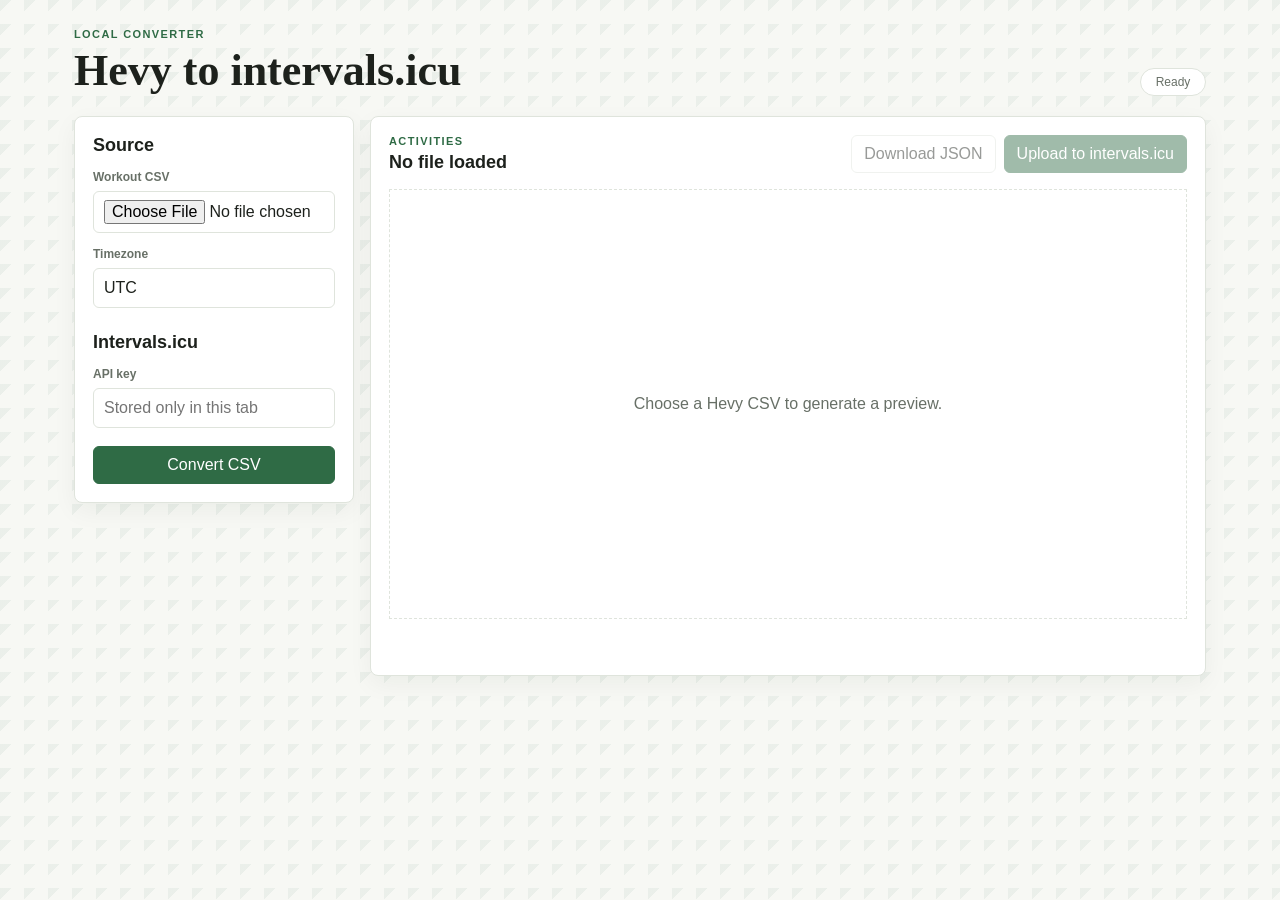
<file: index.html>
<!doctype html>
<html lang="en">
<head>
  <meta charset="utf-8">
  <meta name="viewport" content="width=device-width, initial-scale=1">
  <title>Hevy to intervals.icu</title>
  <link rel="stylesheet" href="styles.css">
</head>
<body>
  <main class="shell">
    <header class="topbar">
      <div>
        <p class="eyebrow">LOCAL CONVERTER</p>
        <h1>Hevy to intervals.icu</h1>
      </div>
      <span id="statusBadge" class="status-badge">Ready</span>
    </header>

    <section class="grid">
      <aside class="panel settings">
        <h2>Source</h2>
        <label class="field">
          <span>Workout CSV</span>
          <input id="csvFile" type="file" accept=".csv,text/csv">
        </label>

        <label class="field">
          <span>Timezone</span>
          <input id="timezone" type="text" list="timezoneList" placeholder="Browser timezone">
          <datalist id="timezoneList">
            <option value="Europe/London"></option>
            <option value="Europe/Paris"></option>
            <option value="America/New_York"></option>
            <option value="America/Los_Angeles"></option>
            <option value="UTC"></option>
          </datalist>
        </label>

        <h2>Intervals.icu</h2>
        <label class="field">
          <span>API key</span>
          <input id="apiKey" type="password" autocomplete="current-password" placeholder="Stored only in this tab">
        </label>

        <button id="convertButton" class="primary" type="button">Convert CSV</button>
      </aside>

      <section class="panel results">
        <div class="results-header">
          <div>
            <p class="eyebrow">ACTIVITIES</p>
            <h2 id="resultCount">No file loaded</h2>
          </div>
          <div class="actions">
            <button id="downloadButton" type="button" disabled>Download JSON</button>
            <button id="uploadButton" class="primary" type="button" disabled>Upload to intervals.icu</button>
          </div>
        </div>

        <div id="warnings" class="warnings" hidden></div>
        <div id="workoutList" class="workout-list">
          <div class="empty">Choose a Hevy CSV to generate a preview.</div>
        </div>
      </section>
    </section>
  </main>

  <dialog id="jsonDialog">
    <div class="dialog-header">
      <h2 id="dialogTitle">Activity JSON</h2>
      <button id="closeDialog" type="button" aria-label="Close">×</button>
    </div>
    <pre id="jsonPreview"></pre>
  </dialog>

  <script src="app.js"></script>
</body>
</html>
</file>
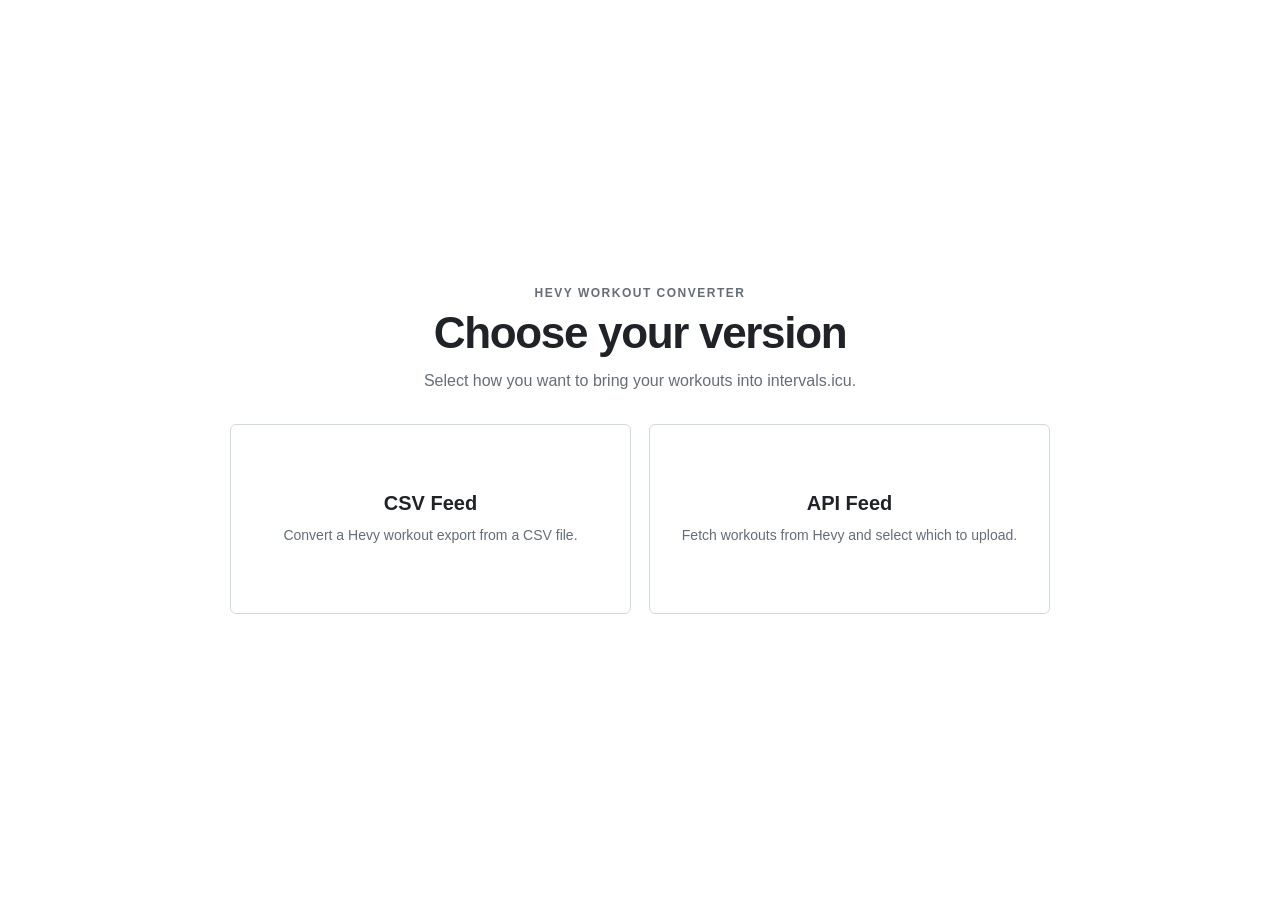
<file: wwwroot/index.html>
<!doctype html>
<html lang="en">
<head>
  <meta charset="utf-8">
  <meta name="viewport" content="width=device-width, initial-scale=1">
  <meta name="theme-color" content="#ffffff">
  <title>Hevy to intervals.icu</title>
  <style>
    :root {
      color-scheme: light;
      font-family: -apple-system, BlinkMacSystemFont, "Segoe UI", "Noto Sans", Helvetica, Arial, sans-serif;
      color: #1f2328;
      background: #ffffff;
    }

    * { box-sizing: border-box; }

    body {
      display: grid;
      min-width: 320px;
      min-height: 100vh;
      margin: 0;
      padding: 32px 20px;
      place-items: center;
      background: #ffffff;
    }

    main { width: min(820px, 100%); }
    .eyebrow {
      margin: 0 0 8px;
      color: #656d76;
      font-size: 12px;
      font-weight: 800;
      letter-spacing: 1.5px;
      text-align: center;
    }

    h1 {
      margin: 0;
      font-size: clamp(32px, 7vw, 44px);
      letter-spacing: -0.03em;
      text-align: center;
    }

    .intro {
      margin: 14px 0 34px;
      color: #656d76;
      font-size: 16px;
      text-align: center;
    }

    .choices { display: grid; grid-template-columns: repeat(2, minmax(0, 1fr)); gap: 18px; }
    .choice {
      display: grid;
      min-height: 190px;
      align-content: center;
      gap: 10px;
      border: 1px solid #d1d9e0;
      border-radius: 6px;
      background: #fff;
      color: inherit;
      padding: 28px;
      text-align: center;
      text-decoration: none;
      transition: background-color 140ms ease, border-color 140ms ease;
    }

    .choice:hover, .choice:focus-visible {
      border-color: #656d76;
      background: #f6f8fa;
    }

    .choice:focus-visible { outline: 2px solid #afb8c1; outline-offset: 2px; }
    .choice strong { font-size: 20px; }
    .choice span { color: #656d76; font-size: 14px; line-height: 1.5; }

    @media (max-width: 580px) {
      .choices { grid-template-columns: 1fr; }
      .choice { min-height: 150px; }
    }
  </style>
</head>
<body>
  <main>
    <p class="eyebrow">HEVY WORKOUT CONVERTER</p>
    <h1>Choose your version</h1>
    <p class="intro">Select how you want to bring your workouts into intervals.icu.</p>
    <nav class="choices" aria-label="Choose app version">
      <a class="choice" href="csvfeed/index.html">
        <strong>CSV Feed</strong>
        <span>Convert a Hevy workout export from a CSV file.</span>
      </a>
      <a class="choice" href="apifeed/index.html">
        <strong>API Feed</strong>
        <span>Fetch workouts from Hevy and select which to upload.</span>
      </a>
    </nav>
  </main>
</body>
</html>
</file>
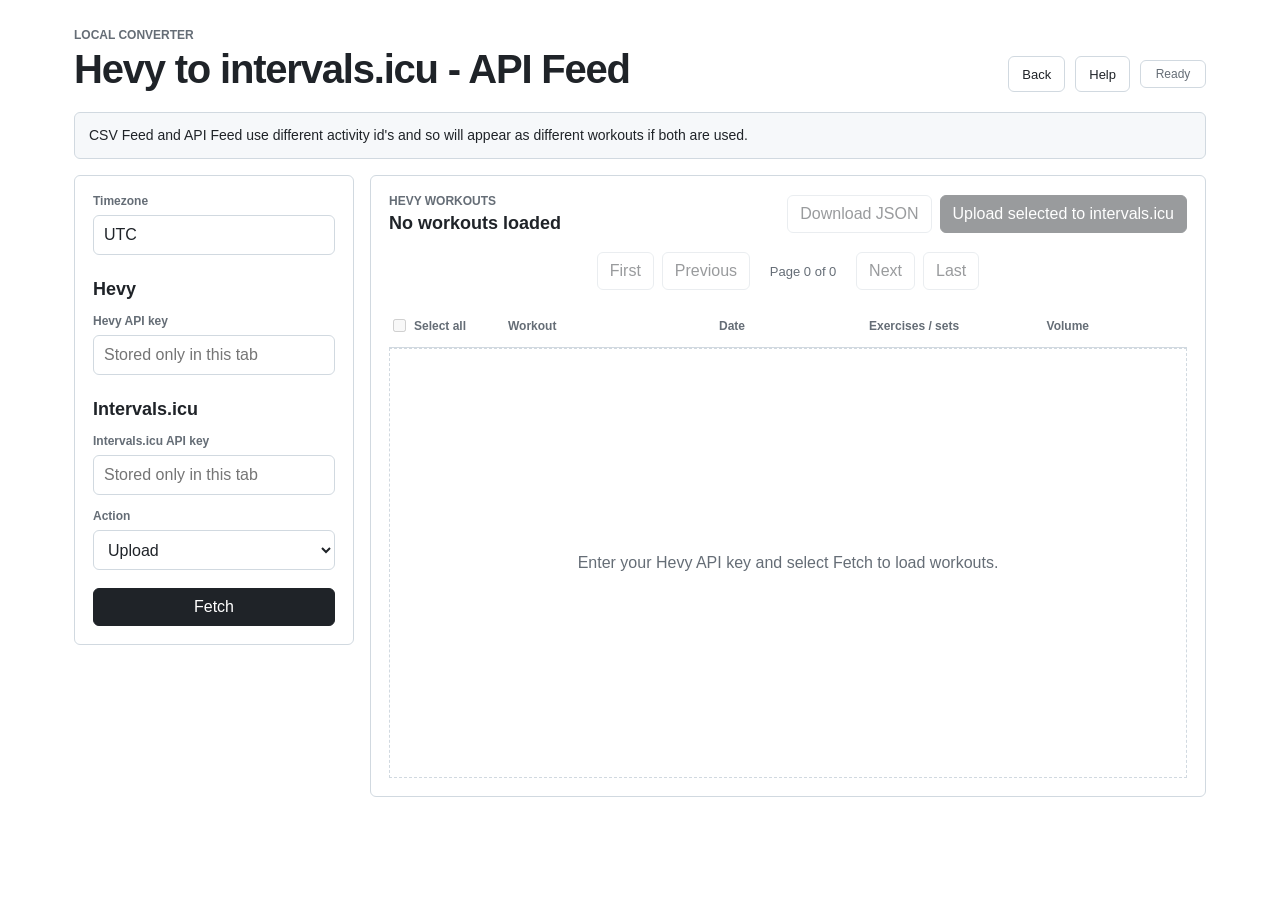
<file: wwwroot/apifeed/index.html>
<!doctype html>
<html lang="en">
<head>
  <meta charset="utf-8">
  <meta name="viewport" content="width=device-width, initial-scale=1">
  <title>Hevy to intervals.icu</title>
  <link rel="stylesheet" href="styles.css">
</head>
<body>
  <main class="shell">
    <header class="topbar">
      <div>
        <p class="eyebrow">LOCAL CONVERTER</p>
        <h1>Hevy to intervals.icu - API Feed</h1>
      </div>
      <div class="topbar-actions">
        <a class="back-link" href="../index.html">Back</a>
        <a class="back-link" href="help.html" target="_blank" rel="noopener noreferrer">Help</a>
        <span id="statusBadge" class="status-badge">Ready</span>
      </div>
    </header>

    <aside class="feed-notice" role="note">
      CSV Feed and API Feed use different activity id's and so will appear as different workouts if both are used.
    </aside>

    <section class="grid">
      <aside class="panel settings">
        <label class="field">
          <span>Timezone</span>
          <input id="timezone" type="text" list="timezoneList" placeholder="Browser timezone">
          <datalist id="timezoneList">
            <option value="Europe/London"></option>
            <option value="Europe/Paris"></option>
            <option value="America/New_York"></option>
            <option value="America/Los_Angeles"></option>
            <option value="UTC"></option>
          </datalist>
        </label>

        <h2>Hevy</h2>
        <label class="field">
          <span>Hevy API key</span>
          <input id="hevyApiKey" type="password" autocomplete="current-password" placeholder="Stored only in this tab">
        </label>

        <h2>Intervals.icu</h2>
        <label class="field">
          <span>Intervals.icu API key</span>
          <input id="intervalsApiKey" type="password" autocomplete="current-password" placeholder="Stored only in this tab">
        </label>

        <label class="field">
          <span>Action</span>
          <select id="actionSelect">
            <option value="upload">Upload</option>
            <option value="delete">Delete</option>
          </select>
        </label>

        <button id="fetchButton" class="primary" type="button">Fetch</button>
      </aside>

      <section class="panel results">
        <div class="results-header">
          <div>
            <p class="eyebrow">HEVY WORKOUTS</p>
            <h2 id="resultCount">No workouts loaded</h2>
          </div>
          <div class="actions">
            <button id="downloadButton" type="button" disabled>Download JSON</button>
            <button id="uploadButton" class="primary" type="button" disabled>Upload selected to intervals.icu</button>
          </div>
        </div>

        <div id="warnings" class="warnings" hidden></div>
        <nav class="pagination" aria-label="Workout pages">
          <button id="firstPageButton" type="button" disabled>First</button>
          <button id="previousPageButton" type="button" disabled>Previous</button>
          <span id="pageStatus" aria-live="polite">Page 0 of 0</span>
          <button id="nextPageButton" type="button" disabled>Next</button>
          <button id="lastPageButton" type="button" disabled>Last</button>
        </nav>
        <div class="workout-header workout-row">
          <label class="select-all">
            <input id="selectAllCheckbox" type="checkbox" disabled>
            <span>Select all</span>
          </label>
          <span>Workout</span>
          <span class="date">Date</span>
          <span class="sets">Exercises / sets</span>
          <span class="workout-number">Volume</span>
        </div>
        <div id="workoutList" class="workout-list">
          <div class="empty">Enter your Hevy API key and select Fetch to load workouts.</div>
        </div>
      </section>
    </section>
  </main>

  <dialog id="jsonDialog">
    <div class="dialog-header">
      <h2 id="dialogTitle">Activity JSON</h2>
      <button id="closeDialog" type="button" aria-label="Close">×</button>
    </div>
    <pre id="jsonPreview"></pre>
  </dialog>

  <dialog id="uploadErrorDialog">
    <div class="dialog-header">
      <h2 id="uploadErrorTitle">Action failed</h2>
      <button id="closeUploadErrorDialog" type="button" aria-label="Close">×</button>
    </div>
    <p id="uploadErrorMessage" role="alert"></p>
    <div class="dialog-actions">
      <button id="showUploadErrorJsonButton" type="button" hidden>Show response JSON</button>
    </div>
  </dialog>

  <script src="app.js"></script>
</body>
</html>
</file>
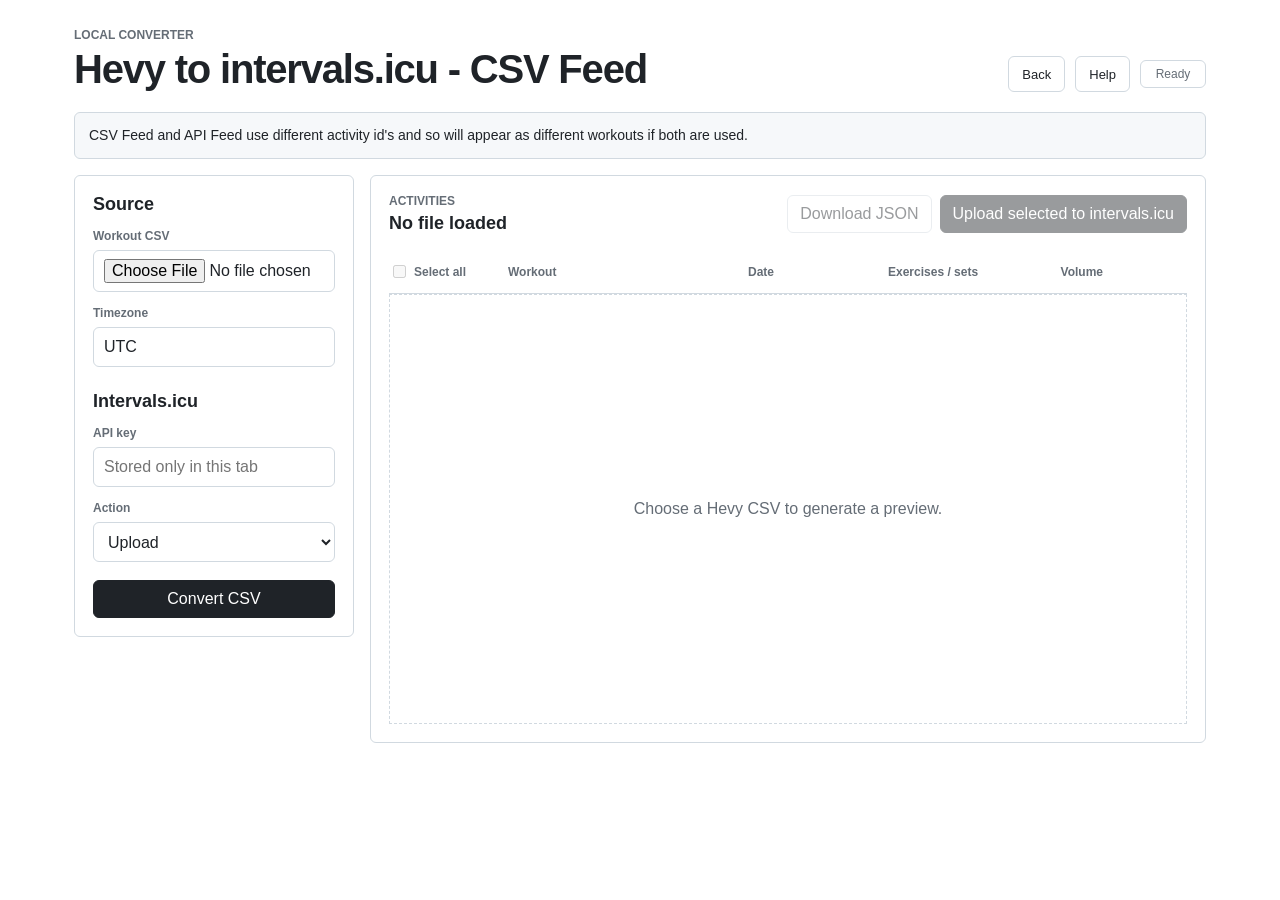
<file: wwwroot/csvfeed/index.html>
<!doctype html>
<html lang="en">
<head>
  <meta charset="utf-8">
  <meta name="viewport" content="width=device-width, initial-scale=1">
  <title>Hevy to intervals.icu</title>
  <link rel="stylesheet" href="styles.css">
</head>
<body>
  <main class="shell">
    <header class="topbar">
      <div>
        <p class="eyebrow">LOCAL CONVERTER</p>
        <h1>Hevy to intervals.icu - CSV Feed</h1>
      </div>
      <div class="topbar-actions">
        <a class="back-link" href="../index.html">Back</a>
        <a class="back-link" href="help.html" target="_blank" rel="noopener noreferrer">Help</a>
        <span id="statusBadge" class="status-badge">Ready</span>
      </div>
    </header>

    <aside class="feed-notice" role="note">
      CSV Feed and API Feed use different activity id's and so will appear as different workouts if both are used.
    </aside>

    <section class="grid">
      <aside class="panel settings">
        <h2>Source</h2>
        <label class="field">
          <span>Workout CSV</span>
          <input id="csvFile" type="file" accept=".csv,text/csv">
        </label>

        <label class="field">
          <span>Timezone</span>
          <input id="timezone" type="text" list="timezoneList" placeholder="Browser timezone">
          <datalist id="timezoneList">
            <option value="Europe/London"></option>
            <option value="Europe/Paris"></option>
            <option value="America/New_York"></option>
            <option value="America/Los_Angeles"></option>
            <option value="UTC"></option>
          </datalist>
        </label>

        <h2>Intervals.icu</h2>
        <label class="field">
          <span>API key</span>
          <input id="apiKey" type="password" autocomplete="current-password" placeholder="Stored only in this tab">
        </label>

        <label class="field">
          <span>Action</span>
          <select id="actionSelect">
            <option value="upload">Upload</option>
            <option value="delete">Delete</option>
          </select>
        </label>

        <button id="convertButton" class="primary" type="button">Convert CSV</button>
      </aside>

      <section class="panel results">
        <div class="results-header">
          <div>
            <p class="eyebrow">ACTIVITIES</p>
            <h2 id="resultCount">No file loaded</h2>
          </div>
          <div class="actions">
            <button id="downloadButton" type="button" disabled>Download JSON</button>
            <button id="uploadButton" class="primary" type="button" disabled>Upload selected to intervals.icu</button>
          </div>
        </div>

        <div id="warnings" class="warnings" hidden></div>
        <div class="workout-header workout-row">
          <label class="select-all">
            <input id="selectAllCheckbox" type="checkbox" disabled>
            <span>Select all</span>
          </label>
          <span>Workout</span>
          <span class="date">Date</span>
          <span class="sets">Exercises / sets</span>
          <span class="workout-number">Volume</span>
          <span></span>
        </div>
        <div id="workoutList" class="workout-list">
          <div class="empty">Choose a Hevy CSV to generate a preview.</div>
        </div>
      </section>
    </section>
  </main>

  <dialog id="jsonDialog">
    <div class="dialog-header">
      <h2 id="dialogTitle">Activity JSON</h2>
      <button id="closeDialog" type="button" aria-label="Close">×</button>
    </div>
    <pre id="jsonPreview"></pre>
  </dialog>

  <dialog id="uploadErrorDialog">
    <div class="dialog-header">
      <h2 id="uploadErrorTitle">Action failed</h2>
      <button id="closeUploadErrorDialog" type="button" aria-label="Close">×</button>
    </div>
    <p id="uploadErrorMessage" role="alert"></p>
    <div class="dialog-actions">
      <button id="showUploadErrorJsonButton" type="button" hidden>Show response JSON</button>
    </div>
  </dialog>

  <script src="app.js"></script>
</body>
</html>
</file>
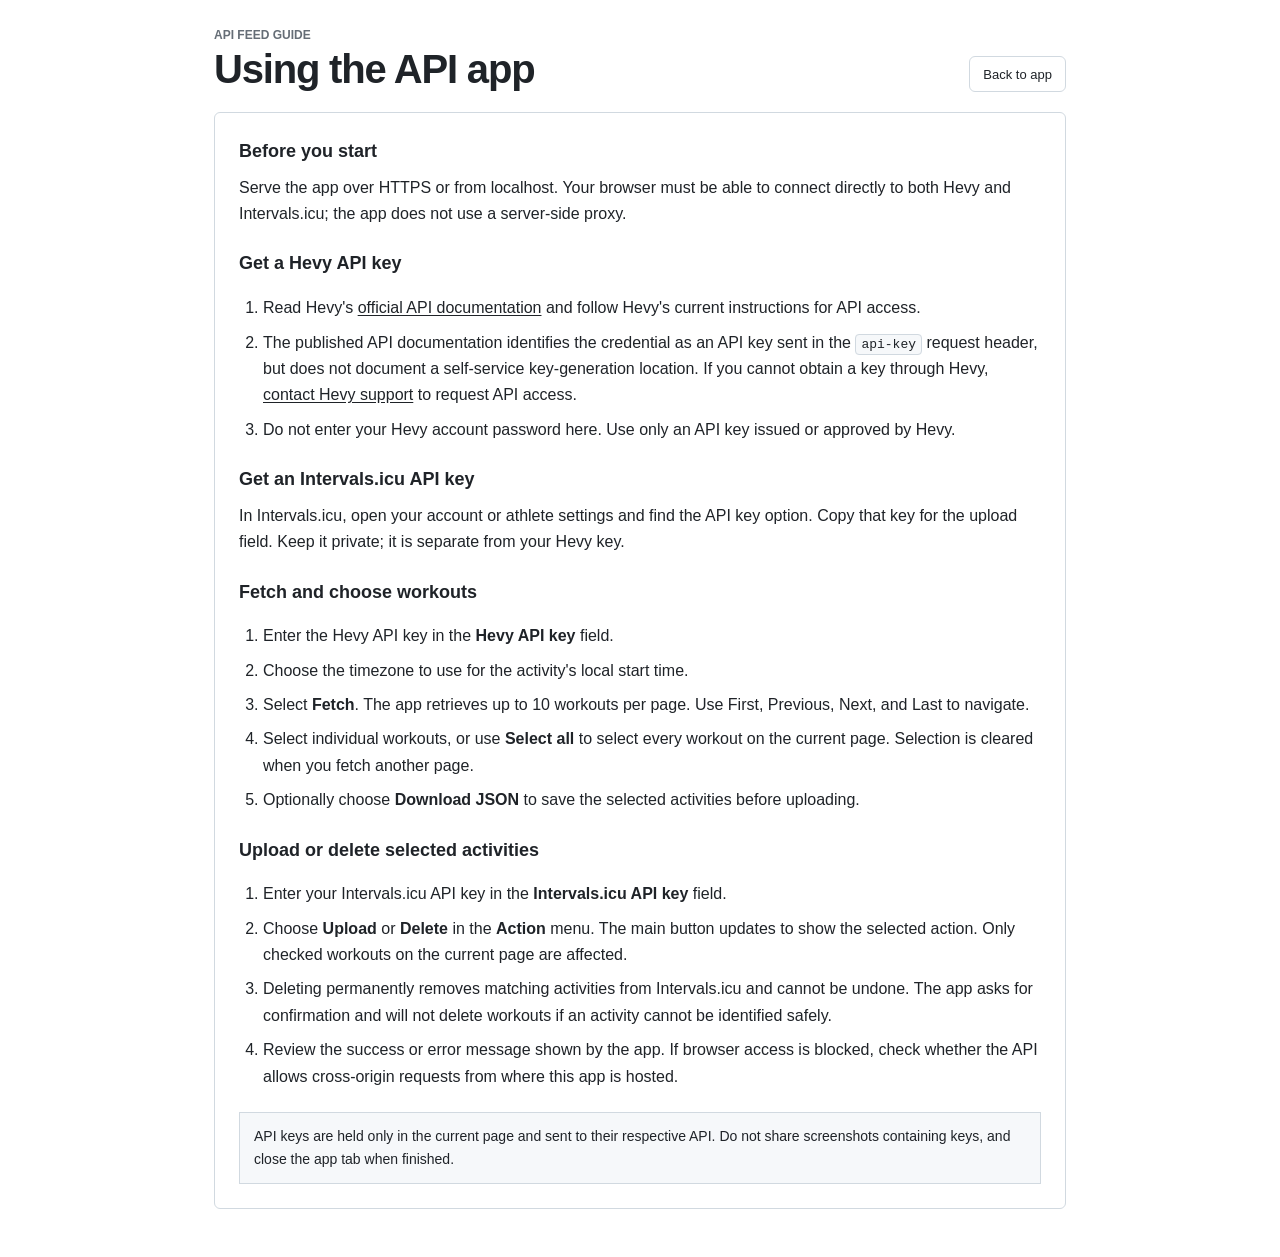
<file: wwwroot/apifeed/help.html>
<!doctype html>
<html lang="en">
<head>
  <meta charset="utf-8">
  <meta name="viewport" content="width=device-width, initial-scale=1">
  <title>API Feed Help · Hevy to intervals.icu</title>
  <link rel="stylesheet" href="styles.css">
</head>
<body>
  <main class="shell help-shell">
    <header class="topbar">
      <div>
        <p class="eyebrow">API FEED GUIDE</p>
        <h1>Using the API app</h1>
      </div>
      <a class="back-link" href="index.html">Back to app</a>
    </header>

    <article class="panel help-content">
      <section>
        <h2>Before you start</h2>
        <p>Serve the app over HTTPS or from localhost. Your browser must be able to connect directly to both Hevy and Intervals.icu; the app does not use a server-side proxy.</p>
      </section>

      <section>
        <h2>Get a Hevy API key</h2>
        <ol>
          <li>Read Hevy's <a href="https://developers.hevy.com/docs" target="_blank" rel="noopener noreferrer">official API documentation</a> and follow Hevy's current instructions for API access.</li>
          <li>The published API documentation identifies the credential as an API key sent in the <code>api-key</code> request header, but does not document a self-service key-generation location. If you cannot obtain a key through Hevy, <a href="https://help.hevyapp.com/hc/en-us" target="_blank" rel="noopener noreferrer">contact Hevy support</a> to request API access.</li>
          <li>Do not enter your Hevy account password here. Use only an API key issued or approved by Hevy.</li>
        </ol>
      </section>

      <section>
        <h2>Get an Intervals.icu API key</h2>
        <p>In Intervals.icu, open your account or athlete settings and find the API key option. Copy that key for the upload field. Keep it private; it is separate from your Hevy key.</p>
      </section>

      <section>
        <h2>Fetch and choose workouts</h2>
        <ol>
          <li>Enter the Hevy API key in the <strong>Hevy API key</strong> field.</li>
          <li>Choose the timezone to use for the activity's local start time.</li>
          <li>Select <strong>Fetch</strong>. The app retrieves up to 10 workouts per page. Use First, Previous, Next, and Last to navigate.</li>
          <li>Select individual workouts, or use <strong>Select all</strong> to select every workout on the current page. Selection is cleared when you fetch another page.</li>
          <li>Optionally choose <strong>Download JSON</strong> to save the selected activities before uploading.</li>
        </ol>
      </section>

      <section>
        <h2>Upload or delete selected activities</h2>
        <ol>
          <li>Enter your Intervals.icu API key in the <strong>Intervals.icu API key</strong> field.</li>
          <li>Choose <strong>Upload</strong> or <strong>Delete</strong> in the <strong>Action</strong> menu. The main button updates to show the selected action. Only checked workouts on the current page are affected.</li>
          <li>Deleting permanently removes matching activities from Intervals.icu and cannot be undone. The app asks for confirmation and will not delete workouts if an activity cannot be identified safely.</li>
          <li>Review the success or error message shown by the app. If browser access is blocked, check whether the API allows cross-origin requests from where this app is hosted.</li>
        </ol>
      </section>

      <aside class="help-note">
        API keys are held only in the current page and sent to their respective API. Do not share screenshots containing keys, and close the app tab when finished.
      </aside>
    </article>
  </main>
</body>
</html>
</file>
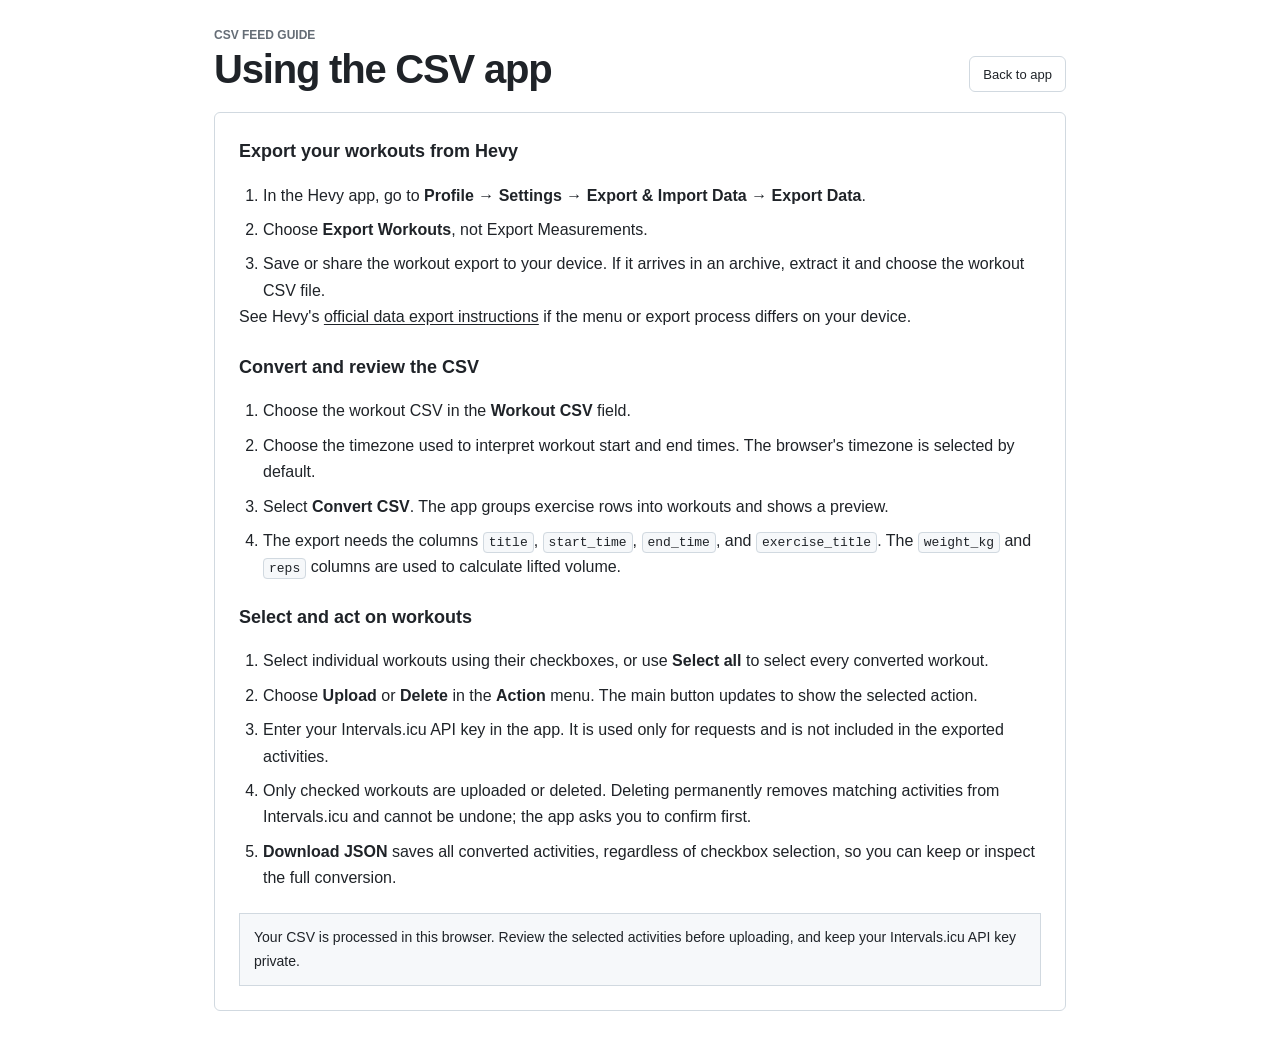
<file: wwwroot/csvfeed/help.html>
<!doctype html>
<html lang="en">
<head>
  <meta charset="utf-8">
  <meta name="viewport" content="width=device-width, initial-scale=1">
  <title>CSV Feed Help · Hevy to intervals.icu</title>
  <link rel="stylesheet" href="styles.css">
</head>
<body>
  <main class="shell help-shell">
    <header class="topbar">
      <div>
        <p class="eyebrow">CSV FEED GUIDE</p>
        <h1>Using the CSV app</h1>
      </div>
      <a class="back-link" href="index.html">Back to app</a>
    </header>

    <article class="panel help-content">
      <section>
        <h2>Export your workouts from Hevy</h2>
        <ol>
          <li>In the Hevy app, go to <strong>Profile → Settings → Export &amp; Import Data → Export Data</strong>.</li>
          <li>Choose <strong>Export Workouts</strong>, not Export Measurements.</li>
          <li>Save or share the workout export to your device. If it arrives in an archive, extract it and choose the workout CSV file.</li>
        </ol>
        <p>See Hevy's <a href="https://help.hevyapp.com/hc/en-us/articles/43708290987415-Exporting-Your-Data-from-Hevy" target="_blank" rel="noopener noreferrer">official data export instructions</a> if the menu or export process differs on your device.</p>
      </section>

      <section>
        <h2>Convert and review the CSV</h2>
        <ol>
          <li>Choose the workout CSV in the <strong>Workout CSV</strong> field.</li>
          <li>Choose the timezone used to interpret workout start and end times. The browser's timezone is selected by default.</li>
          <li>Select <strong>Convert CSV</strong>. The app groups exercise rows into workouts and shows a preview.</li>
          <li>The export needs the columns <code>title</code>, <code>start_time</code>, <code>end_time</code>, and <code>exercise_title</code>. The <code>weight_kg</code> and <code>reps</code> columns are used to calculate lifted volume.</li>
        </ol>
      </section>

      <section>
        <h2>Select and act on workouts</h2>
        <ol>
          <li>Select individual workouts using their checkboxes, or use <strong>Select all</strong> to select every converted workout.</li>
          <li>Choose <strong>Upload</strong> or <strong>Delete</strong> in the <strong>Action</strong> menu. The main button updates to show the selected action.</li>
          <li>Enter your Intervals.icu API key in the app. It is used only for requests and is not included in the exported activities.</li>
          <li>Only checked workouts are uploaded or deleted. Deleting permanently removes matching activities from Intervals.icu and cannot be undone; the app asks you to confirm first.</li>
          <li><strong>Download JSON</strong> saves all converted activities, regardless of checkbox selection, so you can keep or inspect the full conversion.</li>
        </ol>
      </section>

      <aside class="help-note">
        Your CSV is processed in this browser. Review the selected activities before uploading, and keep your Intervals.icu API key private.
      </aside>
    </article>
  </main>
</body>
</html>
</file>
<file: styles.css>
:root {
  --ink: #1d211c;
  --muted: #687067;
  --line: #dfe4dc;
  --paper: #f7f8f4;
  --panel: #ffffff;
  --green: #2f6b45;
  --green-dark: #234f35;
  --amber: #a66a20;
  --red: #9f3c32;
}

* { box-sizing: border-box; }

body {
  margin: 0;
  min-width: 320px;
  background:
    linear-gradient(135deg, rgba(47, 107, 69, 0.06) 25%, transparent 25%) 0 0 / 24px 24px,
    var(--paper);
  color: var(--ink);
  font-family: "Aptos", "Segoe UI", sans-serif;
}

button, input, select { font: inherit; }

.shell { max-width: 1180px; margin: 0 auto; padding: 28px 24px 48px; }

.topbar {
  display: flex;
  align-items: end;
  justify-content: space-between;
  margin-bottom: 20px;
}

h1, h2, p { margin-top: 0; }
h1 { margin-bottom: 0; font-family: Georgia, serif; font-size: clamp(28px, 5vw, 44px); }
h2 { margin-bottom: 14px; font-size: 18px; }

.eyebrow {
  margin-bottom: 5px;
  color: var(--green);
  font-size: 11px;
  font-weight: 800;
  letter-spacing: 1.4px;
}

.status-badge {
  min-width: 66px;
  padding: 6px 9px;
  border: 1px solid var(--line);
  border-radius: 999px;
  background: var(--panel);
  color: var(--muted);
  text-align: center;
  font-size: 12px;
}

.status-badge.success { color: var(--green); border-color: #b7cbbf; }
.status-badge.error { color: var(--red); border-color: #dbc0bc; }

.grid { display: grid; grid-template-columns: 280px minmax(0, 1fr); gap: 16px; }

.panel {
  border: 1px solid var(--line);
  border-radius: 8px;
  background: var(--panel);
  box-shadow: 0 8px 24px rgba(29, 33, 28, 0.05);
}

.settings { padding: 18px; height: fit-content; }
.settings h2:not(:first-child) { margin-top: 24px; }

.field { display: grid; gap: 7px; margin-bottom: 14px; }
.field > span { color: var(--muted); font-size: 12px; font-weight: 700; }

input, select {
  width: 100%;
  min-height: 40px;
  border: 1px solid var(--line);
  border-radius: 6px;
  background: #fff;
  color: var(--ink);
  padding: 8px 10px;
}

input:focus, select:focus { outline: 2px solid rgba(47, 107, 69, 0.18); border-color: var(--green); }

button {
  min-height: 38px;
  border: 1px solid var(--line);
  border-radius: 6px;
  background: #fff;
  color: var(--ink);
  padding: 8px 12px;
  cursor: pointer;
}

button.primary { border-color: var(--green); background: var(--green); color: #fff; }
button.primary:hover { background: var(--green-dark); }
button:disabled { cursor: not-allowed; opacity: 0.45; }
.settings > button { width: 100%; margin-top: 4px; }

.results { min-height: 560px; padding: 18px; }
.results-header { display: flex; justify-content: space-between; align-items: center; gap: 14px; }
.results-header h2 { margin-bottom: 0; }
.actions { display: flex; gap: 8px; }

.warnings {
  margin: 14px 0;
  border-left: 3px solid var(--amber);
  background: #fbf4e8;
  color: #75511f;
  padding: 10px 12px;
  font-size: 13px;
}

.workout-list { margin-top: 16px; display: grid; gap: 8px; }
.empty {
  display: grid;
  place-items: center;
  min-height: 430px;
  border: 1px dashed var(--line);
  color: var(--muted);
  text-align: center;
}

.workout-row {
  display: grid;
  grid-template-columns: minmax(180px, 1.5fr) 130px 100px 105px 70px;
  align-items: center;
  gap: 10px;
  min-height: 66px;
  border-bottom: 1px solid var(--line);
  padding: 8px 4px;
}

.workout-row:last-child { border-bottom: 0; }
.workout-name { font-weight: 750; }
.workout-meta { color: var(--muted); font-size: 12px; }
.workout-number { text-align: right; font-variant-numeric: tabular-nums; }
.workout-row button { justify-self: end; }

.dialog-header { display: flex; align-items: center; justify-content: space-between; }
.dialog-header h2 { margin: 0; }
.dialog-header button { width: 38px; padding: 0; font-size: 24px; }

dialog {
  width: min(760px, calc(100vw - 32px));
  max-height: calc(100vh - 32px);
  border: 1px solid var(--line);
  border-radius: 8px;
  padding: 16px;
}

dialog::backdrop { background: rgba(29, 33, 28, 0.45); }

pre {
  max-height: calc(100vh - 130px);
  overflow: auto;
  border-radius: 6px;
  background: #20251f;
  color: #edf2e9;
  padding: 14px;
  font-size: 12px;
  line-height: 1.55;
}

@media (max-width: 820px) {
  .grid { grid-template-columns: 1fr; }
  .settings { height: auto; }
  .results-header { align-items: flex-start; }
  .workout-row { grid-template-columns: 1fr 90px 70px; }
  .workout-row .date, .workout-row .sets { display: none; }
}

@media (max-width: 520px) {
  .shell { padding: 18px 12px 32px; }
  .topbar { align-items: center; }
  .status-badge { display: none; }
  .results-header { display: grid; }
  .actions { width: 100%; }
  .actions button { flex: 1; }
  .workout-row { grid-template-columns: 1fr 76px 62px; }
}
</file>
<file: wwwroot/apifeed/styles.css>
:root {
  color-scheme: light;
  --ink: #1f2328;
  --muted: #656d76;
  --line: #d1d9e0;
  --paper: #ffffff;
  --panel: #ffffff;
  --accent: #1f2328;
}

* { box-sizing: border-box; }

body {
  margin: 0;
  min-width: 320px;
  background: var(--paper);
  color: var(--ink);
  font-family: -apple-system, BlinkMacSystemFont, "Segoe UI", "Noto Sans", Helvetica, Arial, sans-serif;
}

button, input, select { font: inherit; }

.shell { max-width: 1180px; margin: 0 auto; padding: 28px 24px 48px; }

.topbar {
  display: flex;
  align-items: end;
  justify-content: space-between;
  margin-bottom: 20px;
}

.topbar-actions { display: flex; align-items: center; gap: 10px; }
.back-link {
  display: inline-flex;
  min-height: 36px;
  align-items: center;
  border: 1px solid var(--line);
  border-radius: 6px;
  background: var(--panel);
  color: var(--ink);
  padding: 6px 13px;
  font-size: 13px;
  text-decoration: none;
}

.back-link:hover { border-color: var(--muted); background: #f6f8fa; }
.back-link:focus-visible { outline: 2px solid var(--muted); outline-offset: 2px; }

h1, h2, p { margin-top: 0; }
h1 { margin-bottom: 0; font-size: clamp(28px, 5vw, 40px); letter-spacing: -0.03em; }
h2 { margin-bottom: 14px; font-size: 18px; }

.eyebrow {
  margin-bottom: 5px;
  color: var(--muted);
  font-size: 12px;
  font-weight: 600;
  letter-spacing: 0;
}

.status-badge {
  min-width: 66px;
  padding: 6px 9px;
  border: 1px solid var(--line);
  border-radius: 6px;
  background: var(--panel);
  color: var(--muted);
  text-align: center;
  font-size: 12px;
}

.status-badge.success, .status-badge.error { color: var(--ink); border-color: var(--line); }

.grid { display: grid; grid-template-columns: 280px minmax(0, 1fr); gap: 16px; }

.feed-notice {
  margin-bottom: 16px;
  border: 1px solid var(--line);
  border-radius: 6px;
  background: #f6f8fa;
  padding: 12px 14px;
  font-size: 14px;
  line-height: 1.5;
}

.panel {
  border: 1px solid var(--line);
  border-radius: 6px;
  background: var(--panel);
}

.settings { padding: 18px; height: fit-content; }
.settings h2:not(:first-child) { margin-top: 24px; }

.help-shell { max-width: 900px; }
.help-content { display: grid; gap: 22px; padding: 24px; line-height: 1.65; }
.help-content section h2 { margin-bottom: 8px; }
.help-content p, .help-content ol { margin-bottom: 0; }
.help-content ol { padding-left: 24px; }
.help-content li + li { margin-top: 8px; }
.help-content a { color: var(--ink); text-decoration: underline; text-underline-offset: 2px; }
.help-content code { border: 1px solid var(--line); border-radius: 4px; background: #f6f8fa; padding: 2px 5px; }
.help-note {
  border: 1px solid var(--line);
  background: #f6f8fa;
  color: var(--ink);
  padding: 12px 14px;
  font-size: 14px;
}

.field { display: grid; gap: 7px; margin-bottom: 14px; }
.field > span { color: var(--muted); font-size: 12px; font-weight: 700; }

input, select {
  width: 100%;
  min-height: 40px;
  border: 1px solid var(--line);
  border-radius: 6px;
  background: #fff;
  color: var(--ink);
  padding: 8px 10px;
}

input:focus, select:focus { outline: 2px solid #afb8c1; outline-offset: 0; border-color: var(--muted); }

button {
  min-height: 38px;
  border: 1px solid var(--line);
  border-radius: 6px;
  background: #fff;
  color: var(--ink);
  padding: 8px 12px;
  cursor: pointer;
}

button.primary { border-color: #1f2328; background: #1f2328; color: #fff; }
button.primary:hover { background: #32383f; }
button:disabled { cursor: not-allowed; opacity: 0.45; }
button:hover:not(:disabled) { background: #f6f8fa; }
button.primary:hover:not(:disabled) { background: #32383f; }
.settings > button { width: 100%; margin-top: 4px; }
.settings select { width: 100%; }

.results { min-height: 560px; padding: 18px; }
.results-header { display: flex; justify-content: space-between; align-items: center; gap: 14px; }
.results-header h2 { margin-bottom: 0; }
.actions { display: flex; gap: 8px; }

.warnings {
  margin: 14px 0;
  border: 1px solid var(--line);
  background: #f6f8fa;
  color: var(--ink);
  padding: 10px 12px;
  font-size: 13px;
}

.warnings.success, .warnings.error { border-color: var(--line); background: #f6f8fa; color: var(--ink); }

.pagination {
  display: flex;
  justify-content: center;
  align-items: center;
  flex-wrap: wrap;
  gap: 8px;
  margin-top: 18px;
}

.pagination span { min-width: 90px; color: var(--muted); text-align: center; font-size: 13px; }

.workout-list { display: grid; }
.empty {
  display: grid;
  place-items: center;
  min-height: 430px;
  border: 1px dashed var(--line);
  color: var(--muted);
  text-align: center;
}

.workout-row {
  display: grid;
  grid-template-columns: 105px minmax(150px, 1.5fr) 140px 120px 90px 84px;
  align-items: center;
  gap: 10px;
  min-height: 66px;
  border-bottom: 1px solid var(--line);
  padding: 8px 4px;
}

.workout-header {
  min-height: 44px;
  margin-top: 14px;
  border-bottom: 1px solid var(--line);
  color: var(--muted);
  font-size: 12px;
  font-weight: 700;
}

.workout-header .workout-number { text-align: right; }
.select-all, .workout-selection { display: flex; align-items: center; gap: 8px; }
.select-all { white-space: nowrap; }
.select-all input, .workout-selection input { width: auto; min-height: auto; margin: 0; accent-color: var(--accent); }
.workout-row:last-child { border-bottom: 0; }
.workout-name { font-weight: 750; }
.workout-meta { color: var(--muted); font-size: 12px; }
.workout-number { text-align: right; font-variant-numeric: tabular-nums; }
.workout-row button { justify-self: end; }

.dialog-header { display: flex; align-items: center; justify-content: space-between; }
.dialog-header h2 { margin: 0; }
.dialog-header button { width: 38px; padding: 0; font-size: 24px; }
.dialog-actions { display: flex; justify-content: flex-end; gap: 8px; }

dialog {
  width: min(760px, calc(100vw - 32px));
  max-height: calc(100vh - 32px);
  border: 1px solid var(--line);
  border-radius: 6px;
  padding: 16px;
}

dialog::backdrop { background: rgba(31, 35, 40, 0.45); }

pre {
  max-height: calc(100vh - 130px);
  overflow: auto;
  border: 1px solid var(--line);
  border-radius: 6px;
  background: #f6f8fa;
  color: var(--ink);
  padding: 14px;
  font-size: 12px;
  line-height: 1.55;
}

@media (max-width: 820px) {
  .grid { grid-template-columns: 1fr; }
  .settings { height: auto; }
  .results-header { align-items: flex-start; }
  .workout-row { grid-template-columns: 86px minmax(120px, 1fr) 100px; }
  .workout-row .date, .workout-row .sets, .workout-row > :last-child { display: none; }
}

@media (max-width: 520px) {
  .shell { padding: 18px 12px 32px; }
  .topbar { align-items: center; }
  .status-badge { display: none; }
  .results-header { display: grid; }
  .actions { width: 100%; }
  .actions button { flex: 1; }
  .workout-row { grid-template-columns: 78px minmax(0, 1fr); }
  .workout-row .workout-number { display: none; }
  .workout-header { font-size: 11px; }
}
</file>
<file: wwwroot/csvfeed/styles.css>
:root {
  color-scheme: light;
  --ink: #1f2328;
  --muted: #656d76;
  --line: #d1d9e0;
  --paper: #ffffff;
  --panel: #ffffff;
  --accent: #1f2328;
}

* { box-sizing: border-box; }

body {
  margin: 0;
  min-width: 320px;
  background: var(--paper);
  color: var(--ink);
  font-family: -apple-system, BlinkMacSystemFont, "Segoe UI", "Noto Sans", Helvetica, Arial, sans-serif;
}

button, input, select { font: inherit; }

.shell { max-width: 1180px; margin: 0 auto; padding: 28px 24px 48px; }

.topbar {
  display: flex;
  align-items: end;
  justify-content: space-between;
  margin-bottom: 20px;
}

.topbar-actions { display: flex; align-items: center; gap: 10px; }
.back-link {
  display: inline-flex;
  min-height: 36px;
  align-items: center;
  border: 1px solid var(--line);
  border-radius: 6px;
  background: var(--panel);
  color: var(--ink);
  padding: 6px 13px;
  font-size: 13px;
  text-decoration: none;
}

.back-link:hover { border-color: var(--muted); background: #f6f8fa; }
.back-link:focus-visible { outline: 2px solid var(--muted); outline-offset: 2px; }

h1, h2, p { margin-top: 0; }
h1 { margin-bottom: 0; font-size: clamp(28px, 5vw, 40px); letter-spacing: -0.03em; }
h2 { margin-bottom: 14px; font-size: 18px; }

.eyebrow {
  margin-bottom: 5px;
  color: var(--muted);
  font-size: 12px;
  font-weight: 600;
  letter-spacing: 0;
}

.status-badge {
  min-width: 66px;
  padding: 6px 9px;
  border: 1px solid var(--line);
  border-radius: 6px;
  background: var(--panel);
  color: var(--muted);
  text-align: center;
  font-size: 12px;
}

.status-badge.success, .status-badge.error { color: var(--ink); border-color: var(--line); }

.grid { display: grid; grid-template-columns: 280px minmax(0, 1fr); gap: 16px; }

.feed-notice {
  margin-bottom: 16px;
  border: 1px solid var(--line);
  border-radius: 6px;
  background: #f6f8fa;
  padding: 12px 14px;
  font-size: 14px;
  line-height: 1.5;
}

.panel {
  border: 1px solid var(--line);
  border-radius: 6px;
  background: var(--panel);
}

.settings { padding: 18px; height: fit-content; }
.settings h2:not(:first-child) { margin-top: 24px; }

.help-shell { max-width: 900px; }
.help-content { display: grid; gap: 22px; padding: 24px; line-height: 1.65; }
.help-content section h2 { margin-bottom: 8px; }
.help-content p, .help-content ol { margin-bottom: 0; }
.help-content ol { padding-left: 24px; }
.help-content li + li { margin-top: 8px; }
.help-content a { color: var(--ink); text-decoration: underline; text-underline-offset: 2px; }
.help-content code { border: 1px solid var(--line); border-radius: 4px; background: #f6f8fa; padding: 2px 5px; }
.help-note {
  border: 1px solid var(--line);
  background: #f6f8fa;
  color: var(--ink);
  padding: 12px 14px;
  font-size: 14px;
}

.field { display: grid; gap: 7px; margin-bottom: 14px; }
.field > span { color: var(--muted); font-size: 12px; font-weight: 700; }

input, select {
  width: 100%;
  min-height: 40px;
  border: 1px solid var(--line);
  border-radius: 6px;
  background: #fff;
  color: var(--ink);
  padding: 8px 10px;
}

input:focus, select:focus { outline: 2px solid #afb8c1; outline-offset: 0; border-color: var(--muted); }

button {
  min-height: 38px;
  border: 1px solid var(--line);
  border-radius: 6px;
  background: #fff;
  color: var(--ink);
  padding: 8px 12px;
  cursor: pointer;
}

button.primary { border-color: #1f2328; background: #1f2328; color: #fff; }
button.primary:hover { background: #32383f; }
button:disabled { cursor: not-allowed; opacity: 0.45; }
button:hover:not(:disabled) { background: #f6f8fa; }
button.primary:hover:not(:disabled) { background: #32383f; }
.settings > button { width: 100%; margin-top: 4px; }
.settings select { width: 100%; }

.results { min-height: 560px; padding: 18px; }
.results-header { display: flex; justify-content: space-between; align-items: center; gap: 14px; }
.results-header h2 { margin-bottom: 0; }
.actions { display: flex; gap: 8px; }

.warnings {
  margin: 14px 0;
  border: 1px solid var(--line);
  background: #f6f8fa;
  color: var(--ink);
  padding: 10px 12px;
  font-size: 13px;
}

.warnings.success, .warnings.error { border-color: var(--line); background: #f6f8fa; color: var(--ink); }

.workout-list { display: grid; }
.empty {
  display: grid;
  place-items: center;
  min-height: 430px;
  border: 1px dashed var(--line);
  color: var(--muted);
  text-align: center;
}

.workout-row {
  display: grid;
  grid-template-columns: 105px minmax(150px, 1.5fr) 130px 100px 105px 70px;
  align-items: center;
  gap: 10px;
  min-height: 66px;
  border-bottom: 1px solid var(--line);
  padding: 8px 4px;
}

.workout-header {
  min-height: 44px;
  margin-top: 16px;
  border-bottom: 1px solid var(--line);
  color: var(--muted);
  font-size: 12px;
  font-weight: 700;
}

.workout-header .workout-number { text-align: right; }
.select-all, .workout-selection { display: flex; align-items: center; gap: 8px; }
.select-all { white-space: nowrap; }
.select-all input, .workout-selection input { width: auto; min-height: auto; margin: 0; accent-color: var(--accent); }
.workout-row:last-child { border-bottom: 0; }
.workout-name { font-weight: 750; }
.workout-meta { color: var(--muted); font-size: 12px; }
.workout-number { text-align: right; font-variant-numeric: tabular-nums; }
.workout-row button { justify-self: end; }

.dialog-header { display: flex; align-items: center; justify-content: space-between; }
.dialog-header h2 { margin: 0; }
.dialog-header button { width: 38px; padding: 0; font-size: 24px; }
.dialog-actions { display: flex; justify-content: flex-end; gap: 8px; }

dialog {
  width: min(760px, calc(100vw - 32px));
  max-height: calc(100vh - 32px);
  border: 1px solid var(--line);
  border-radius: 6px;
  padding: 16px;
}

dialog::backdrop { background: rgba(31, 35, 40, 0.45); }

pre {
  max-height: calc(100vh - 130px);
  overflow: auto;
  border: 1px solid var(--line);
  border-radius: 6px;
  background: #f6f8fa;
  color: var(--ink);
  padding: 14px;
  font-size: 12px;
  line-height: 1.55;
}

@media (max-width: 820px) {
  .grid { grid-template-columns: 1fr; }
  .settings { height: auto; }
  .results-header { align-items: flex-start; }
  .workout-row { grid-template-columns: 86px minmax(120px, 1fr) 90px 70px; }
  .workout-row .date, .workout-row .sets { display: none; }
  .workout-header > :last-child { display: none; }
}

@media (max-width: 520px) {
  .shell { padding: 18px 12px 32px; }
  .topbar { align-items: center; }
  .status-badge { display: none; }
  .results-header { display: grid; }
  .actions { width: 100%; }
  .actions button { flex: 1; }
  .workout-row { grid-template-columns: 78px minmax(0, 1fr) 70px; }
  .workout-row .workout-number { display: none; }
  .workout-header { font-size: 11px; }
}
</file>
